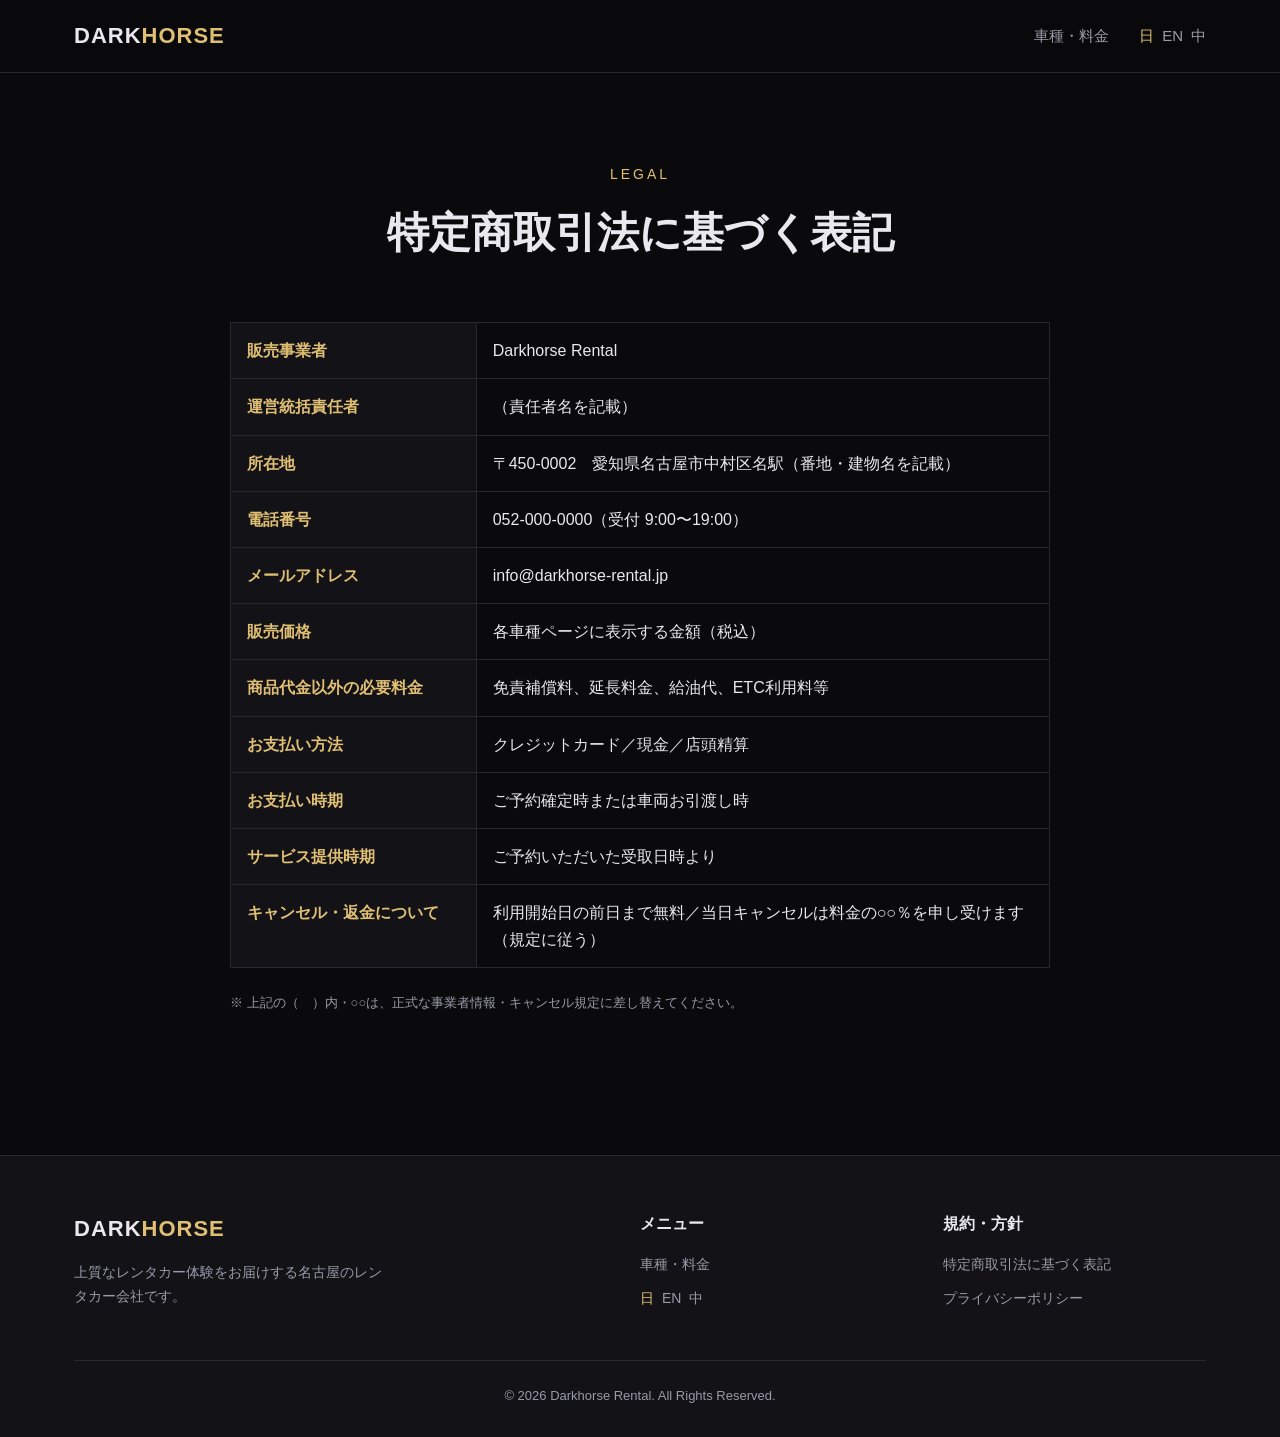
<file: legal.html>
﻿<!DOCTYPE html>
<html lang="ja">
<head>
<meta charset="UTF-8">
<meta name="viewport" content="width=device-width,initial-scale=1">
<title>特定商取引法に基づく表記 | Darkhorse Rental</title>
<meta name="robots" content="noindex">
<link rel="stylesheet" href="css/style.css">
</head>
<body data-page="legal">
<header>
  <div class="container nav">
    <a href="index.html" class="logo">DARK<span>HORSE</span></a>
    <nav class="nav-links">
      <a href="cars.html" data-i18n="nav_cars">車種・料金</a>
      
      <span class="lang"><a href="#" data-lang="ja">日</a><a href="#" data-lang="en">EN</a><a href="#" data-lang="zh">中</a></span>
      
    </nav>
    <div class="burger"><span></span><span></span><span></span></div>
  </div>
</header>

<section class="sec">
  <div class="container">
    <div class="sec-head"><div class="tag">Legal</div><h2 data-i18n="lg_h">特定商取引法に基づく表記</h2></div>
    <div class="prose">
      <table class="info-tbl">
        <tr><th data-i18n="lg_seller">販売事業者</th><td>Darkhorse Rental</td></tr>
        <tr><th data-i18n="lg_mgr">運営統括責任者</th><td data-i18n="lg_mgr_v">（責任者名を記載）</td></tr>
        <tr><th data-i18n="lg_addr">所在地</th><td data-i18n="lg_addr_v">〒450-0002　愛知県名古屋市中村区名駅（番地・建物名を記載）</td></tr>
        <tr><th data-i18n="lg_tel">電話番号</th><td data-i18n="lg_tel_v">052-000-0000（受付 9:00〜19:00）</td></tr>
        <tr><th data-i18n="lg_mail">メールアドレス</th><td>info@darkhorse-rental.jp</td></tr>
        <tr><th data-i18n="lg_price">販売価格</th><td data-i18n="lg_price_v">各車種ページに表示する金額（税込）</td></tr>
        <tr><th data-i18n="lg_extra">商品代金以外の必要料金</th><td data-i18n="lg_extra_v">免責補償料、延長料金、給油代、ETC利用料等</td></tr>
        <tr><th data-i18n="lg_pay">お支払い方法</th><td data-i18n="lg_pay_v">クレジットカード／現金／店頭精算</td></tr>
        <tr><th data-i18n="lg_paytime">お支払い時期</th><td data-i18n="lg_paytime_v">ご予約確定時または車両お引渡し時</td></tr>
        <tr><th data-i18n="lg_deliver">サービス提供時期</th><td data-i18n="lg_deliver_v">ご予約いただいた受取日時より</td></tr>
        <tr><th data-i18n="lg_cancel">キャンセル・返金について</th><td data-i18n="lg_cancel_v">利用開始日の前日まで無料／当日キャンセルは料金の○○％を申し受けます（規定に従う）</td></tr>
      </table>
      <p style="margin-top:24px;font-size:13px" data-i18n="lg_note">※ 上記の（　）内・○○は、正式な事業者情報・キャンセル規定に差し替えてください。</p>
    </div>
  </div>
</section>

<footer>
  <div class="container">
    <div class="foot-grid">
      <div><div class="logo" style="margin-bottom:14px">DARK<span>HORSE</span></div>
        <p style="color:var(--mut);font-size:14px;max-width:320px" data-i18n="foot_desc">上質なレンタカー体験をお届けする名古屋のレンタカー会社です。</p></div>
      <div><h4 data-i18n="foot_menu">メニュー</h4><a href="cars.html" data-i18n="nav_cars">車種・料金</a>
      <span class="lang"><a href="#" data-lang="ja">日</a><a href="#" data-lang="en">EN</a><a href="#" data-lang="zh">中</a></span></div>
      <div><h4 data-i18n="foot_policy">規約・方針</h4><a href="legal.html" data-i18n="foot_law">特定商取引法に基づく表記</a><a href="privacy.html" data-i18n="foot_privacy">プライバシーポリシー</a></div>
    </div>
    <div class="foot-bot">© 2026 Darkhorse Rental. All Rights Reserved.</div>
  </div>
</footer>
<script src="js/i18n.js"></script>
<script src="js/main.js"></script>
</body>
</html>
</file>
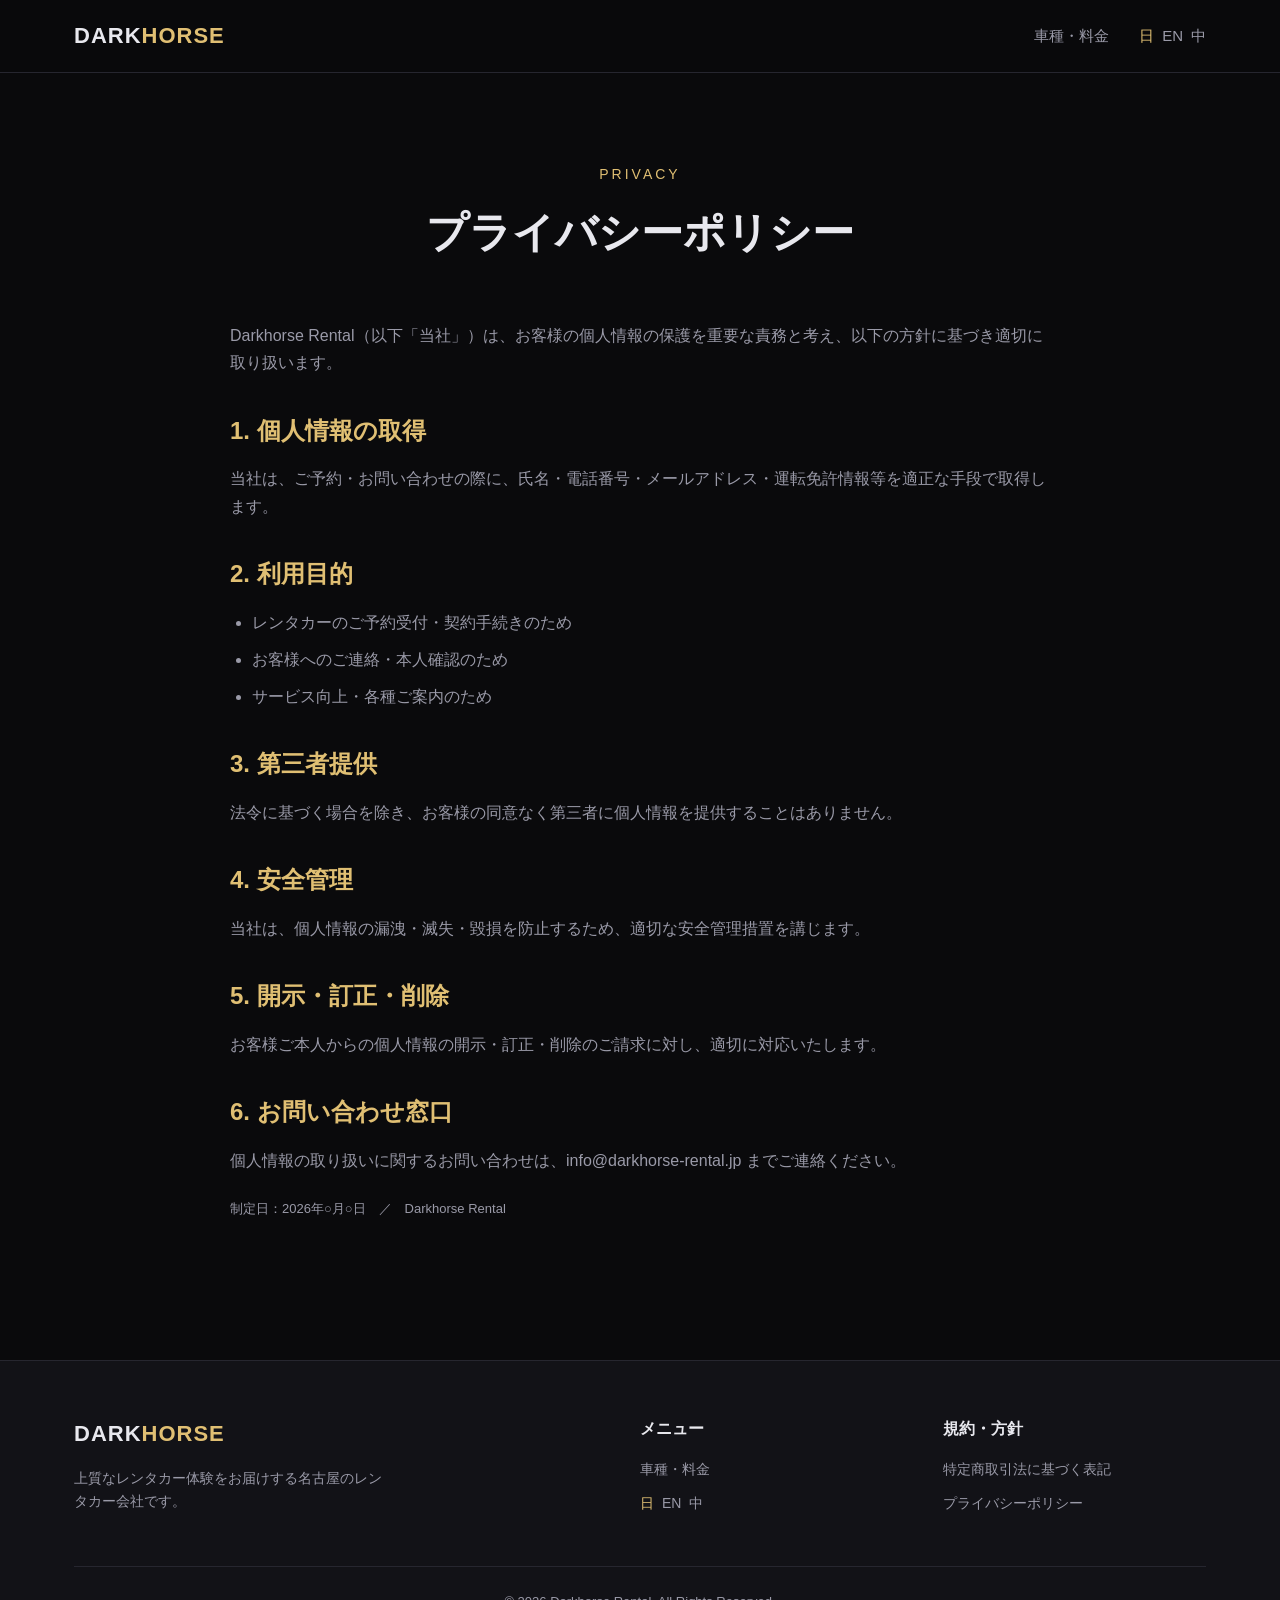
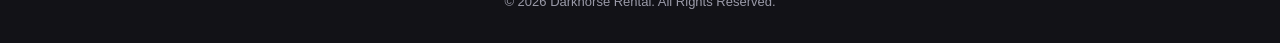
<file: privacy.html>
﻿<!DOCTYPE html>
<html lang="ja">
<head>
<meta charset="UTF-8">
<meta name="viewport" content="width=device-width,initial-scale=1">
<title>プライバシーポリシー | Darkhorse Rental</title>
<meta name="robots" content="noindex">
<link rel="stylesheet" href="css/style.css">
</head>
<body data-page="privacy">
<header>
  <div class="container nav">
    <a href="index.html" class="logo">DARK<span>HORSE</span></a>
    <nav class="nav-links">
      <a href="cars.html" data-i18n="nav_cars">車種・料金</a>
      
      <span class="lang"><a href="#" data-lang="ja">日</a><a href="#" data-lang="en">EN</a><a href="#" data-lang="zh">中</a></span>
      
    </nav>
    <div class="burger"><span></span><span></span><span></span></div>
  </div>
</header>

<section class="sec">
  <div class="container">
    <div class="sec-head"><div class="tag">Privacy</div><h2 data-i18n="pv_h">プライバシーポリシー</h2></div>
    <div class="prose">
      <p data-i18n="pv_intro">Darkhorse Rental（以下「当社」）は、お客様の個人情報の保護を重要な責務と考え、以下の方針に基づき適切に取り扱います。</p>
      <h2 data-i18n="pv_h1">1. 個人情報の取得</h2>
      <p data-i18n="pv_p1">当社は、ご予約・お問い合わせの際に、氏名・電話番号・メールアドレス・運転免許情報等を適正な手段で取得します。</p>
      <h2 data-i18n="pv_h2">2. 利用目的</h2>
      <ul>
        <li data-i18n="pv_li1">レンタカーのご予約受付・契約手続きのため</li>
        <li data-i18n="pv_li2">お客様へのご連絡・本人確認のため</li>
        <li data-i18n="pv_li3">サービス向上・各種ご案内のため</li>
      </ul>
      <h2 data-i18n="pv_h3">3. 第三者提供</h2>
      <p data-i18n="pv_p3">法令に基づく場合を除き、お客様の同意なく第三者に個人情報を提供することはありません。</p>
      <h2 data-i18n="pv_h4">4. 安全管理</h2>
      <p data-i18n="pv_p4">当社は、個人情報の漏洩・滅失・毀損を防止するため、適切な安全管理措置を講じます。</p>
      <h2 data-i18n="pv_h5">5. 開示・訂正・削除</h2>
      <p data-i18n="pv_p5">お客様ご本人からの個人情報の開示・訂正・削除のご請求に対し、適切に対応いたします。</p>
      <h2 data-i18n="pv_h6">6. お問い合わせ窓口</h2>
      <p data-i18n="pv_p6">個人情報の取り扱いに関するお問い合わせは、info@darkhorse-rental.jp までご連絡ください。</p>
      <p style="margin-top:24px;font-size:13px">制定日：2026年○月○日　／　Darkhorse Rental</p>
    </div>
  </div>
</section>

<footer>
  <div class="container">
    <div class="foot-grid">
      <div><div class="logo" style="margin-bottom:14px">DARK<span>HORSE</span></div>
        <p style="color:var(--mut);font-size:14px;max-width:320px" data-i18n="foot_desc">上質なレンタカー体験をお届けする名古屋のレンタカー会社です。</p></div>
      <div><h4 data-i18n="foot_menu">メニュー</h4><a href="cars.html" data-i18n="nav_cars">車種・料金</a>
      <span class="lang"><a href="#" data-lang="ja">日</a><a href="#" data-lang="en">EN</a><a href="#" data-lang="zh">中</a></span></div>
      <div><h4 data-i18n="foot_policy">規約・方針</h4><a href="legal.html" data-i18n="foot_law">特定商取引法に基づく表記</a><a href="privacy.html" data-i18n="foot_privacy">プライバシーポリシー</a></div>
    </div>
    <div class="foot-bot">© 2026 Darkhorse Rental. All Rights Reserved.</div>
  </div>
</footer>
<script src="js/i18n.js"></script>
<script src="js/main.js"></script>
</body>
</html>
</file>
<file: css/style.css>
﻿:root{
  --bg:#0a0a0c;--bg2:#121217;--card:#16161d;--line:#26262f;
  --txt:#e8e8ee;--mut:#9a9aa8;--gold:#c8a04a;--gold2:#e0bf73;
}
*{margin:0;padding:0;box-sizing:border-box}
html{scroll-behavior:smooth}
body{font-family:"Hiragino Kaku Gothic ProN","Yu Gothic","Noto Sans JP","Microsoft YaHei",sans-serif;
  background:var(--bg);color:var(--txt);line-height:1.7;-webkit-font-smoothing:antialiased}
a{color:inherit;text-decoration:none}
.container{max-width:1180px;margin:0 auto;padding:0 24px}
.btn{display:inline-block;padding:14px 30px;border-radius:6px;font-weight:600;transition:.25s;cursor:pointer;border:none}
.btn-gold{background:linear-gradient(135deg,var(--gold),var(--gold2));color:#1a1408}
.btn-gold:hover{transform:translateY(-2px);box-shadow:0 8px 24px rgba(200,160,74,.35)}
.btn-ghost{border:1px solid var(--line);color:var(--txt);background:transparent}
.btn-ghost:hover{border-color:var(--gold);color:var(--gold2)}

/* header */
header{position:sticky;top:0;z-index:50;background:rgba(10,10,12,.85);backdrop-filter:blur(12px);border-bottom:1px solid var(--line)}
.nav{display:flex;align-items:center;justify-content:space-between;height:72px}
.logo{font-size:22px;font-weight:800;letter-spacing:1px}
.logo span{color:var(--gold2)}
.nav-links{display:flex;gap:30px;align-items:center}
.nav-links a{color:var(--mut);font-size:15px;transition:.2s}
.nav-links a:hover{color:var(--txt)}
.lang{display:flex;gap:8px;font-size:13px;color:var(--mut)}
.lang a.active{color:var(--gold2)}
.burger{display:none;flex-direction:column;gap:5px;cursor:pointer}
.burger span{width:26px;height:2px;background:var(--txt)}

/* hero */
.hero{position:relative;min-height:88vh;display:flex;align-items:center;
  background:linear-gradient(rgba(8,8,10,.72),rgba(8,8,10,.85)),url('https://images.unsplash.com/photo-1503376780353-7e6692767b70?w=1600&q=80') center/cover}
.hero h1{font-size:clamp(34px,5.5vw,68px);font-weight:800;line-height:1.15;margin-bottom:20px}
.hero h1 span{color:var(--gold2)}
.hero p{font-size:clamp(16px,2vw,20px);color:var(--mut);max-width:620px;margin-bottom:36px}
.hero-btns{display:flex;gap:16px;flex-wrap:wrap}

/* sections */
.sec{padding:90px 0}
.sec-head{text-align:center;margin-bottom:54px}
.sec-head .tag{color:var(--gold2);font-size:14px;letter-spacing:3px;text-transform:uppercase}
.sec-head h2{font-size:clamp(28px,4vw,42px);font-weight:800;margin-top:10px}
.grid{display:grid;gap:26px}
.g3{grid-template-columns:repeat(3,1fr)}
.g4{grid-template-columns:repeat(4,1fr)}

/* feature */
.feat{background:var(--card);border:1px solid var(--line);border-radius:12px;padding:34px;transition:.25s}
.feat:hover{border-color:var(--gold);transform:translateY(-4px)}
.feat .ico{font-size:34px;margin-bottom:16px}
.feat h3{font-size:19px;margin-bottom:10px}
.feat p{color:var(--mut);font-size:15px}

/* car card */
.car{background:var(--card);border:1px solid var(--line);border-radius:14px;overflow:hidden;transition:.25s}
.car:hover{border-color:var(--gold);transform:translateY(-5px)}
.car img{width:100%;height:200px;object-fit:cover}
.car-body{padding:22px}
.car-body .cls{color:var(--gold2);font-size:13px;letter-spacing:2px}
.car-body h3{font-size:21px;margin:6px 0 12px}
.car-spec{display:flex;gap:14px;color:var(--mut);font-size:13px;margin-bottom:16px;flex-wrap:wrap}
.car-price{display:flex;align-items:baseline;justify-content:space-between;border-top:1px solid var(--line);padding-top:16px}
.car-price .p{font-size:26px;font-weight:800;color:var(--gold2)}
.car-price .p small{font-size:13px;color:var(--mut);font-weight:400}

/* story */
.story{display:grid;grid-template-columns:1fr 1fr;gap:50px;align-items:center}
.story-img img{width:100%;border-radius:14px;border:1px solid var(--line)}
.story-txt .tag{color:var(--gold2);font-size:14px;letter-spacing:3px;text-transform:uppercase}
.story-txt h2{font-size:clamp(26px,3.4vw,38px);font-weight:800;margin:10px 0 20px}
.story-txt p{color:var(--mut);margin-bottom:16px}
.stats{display:flex;gap:34px;margin-top:30px;flex-wrap:wrap}
.stat .num{font-size:34px;font-weight:800;color:var(--gold2)}
.stat .lbl{color:var(--mut);font-size:14px}
@media(max-width:860px){.story{grid-template-columns:1fr}.story-img{order:-1}}

/* table */
.tbl{width:100%;border-collapse:collapse;background:var(--card);border-radius:12px;overflow:hidden}
.tbl th,.tbl td{padding:16px 20px;text-align:left;border-bottom:1px solid var(--line)}
.tbl th{background:var(--bg2);color:var(--gold2);font-size:14px}
.tbl tr:last-child td{border-bottom:none}

/* form */
.form{background:var(--card);border:1px solid var(--line);border-radius:14px;padding:40px;max-width:760px;margin:0 auto}
.f-row{display:grid;grid-template-columns:1fr 1fr;gap:20px;margin-bottom:20px}
.f-field{display:flex;flex-direction:column;gap:8px}
.f-field label{font-size:14px;color:var(--mut)}
.f-field input,.f-field select,.f-field textarea{padding:13px 15px;background:var(--bg2);border:1px solid var(--line);
  border-radius:7px;color:var(--txt);font-size:15px;font-family:inherit}
.f-field input:focus,.f-field select:focus,.f-field textarea:focus{outline:none;border-color:var(--gold)}

/* info page */
.prose{max-width:820px;margin:0 auto}
.prose h2{font-size:24px;margin:34px 0 14px;color:var(--gold2)}
.prose p,.prose li{color:var(--mut);margin-bottom:10px}
.prose ul{padding-left:22px}
.info-tbl{width:100%;border-collapse:collapse;margin-top:20px}
.info-tbl th,.info-tbl td{padding:14px 16px;border:1px solid var(--line);text-align:left;vertical-align:top}
.info-tbl th{background:var(--bg2);width:30%;color:var(--gold2)}

/* footer */
footer{background:var(--bg2);border-top:1px solid var(--line);padding:54px 0 30px;margin-top:40px}
.foot-grid{display:grid;grid-template-columns:2fr 1fr 1fr;gap:40px;margin-bottom:40px}
.foot-grid h4{font-size:16px;margin-bottom:16px}
.foot-grid a{display:block;color:var(--mut);font-size:14px;margin-bottom:10px;transition:.2s}
.foot-grid a:hover{color:var(--gold2)}
.foot-bot{border-top:1px solid var(--line);padding-top:24px;text-align:center;color:var(--mut);font-size:13px}

@media(max-width:860px){
  .nav-links{display:none;position:absolute;top:72px;left:0;right:0;flex-direction:column;
    background:var(--bg2);padding:24px;gap:18px;border-bottom:1px solid var(--line)}
  .nav-links.open{display:flex}
  .burger{display:flex}
  .g3,.g4{grid-template-columns:1fr}
  .f-row{grid-template-columns:1fr}
  .foot-grid{grid-template-columns:1fr}
}
</file>
